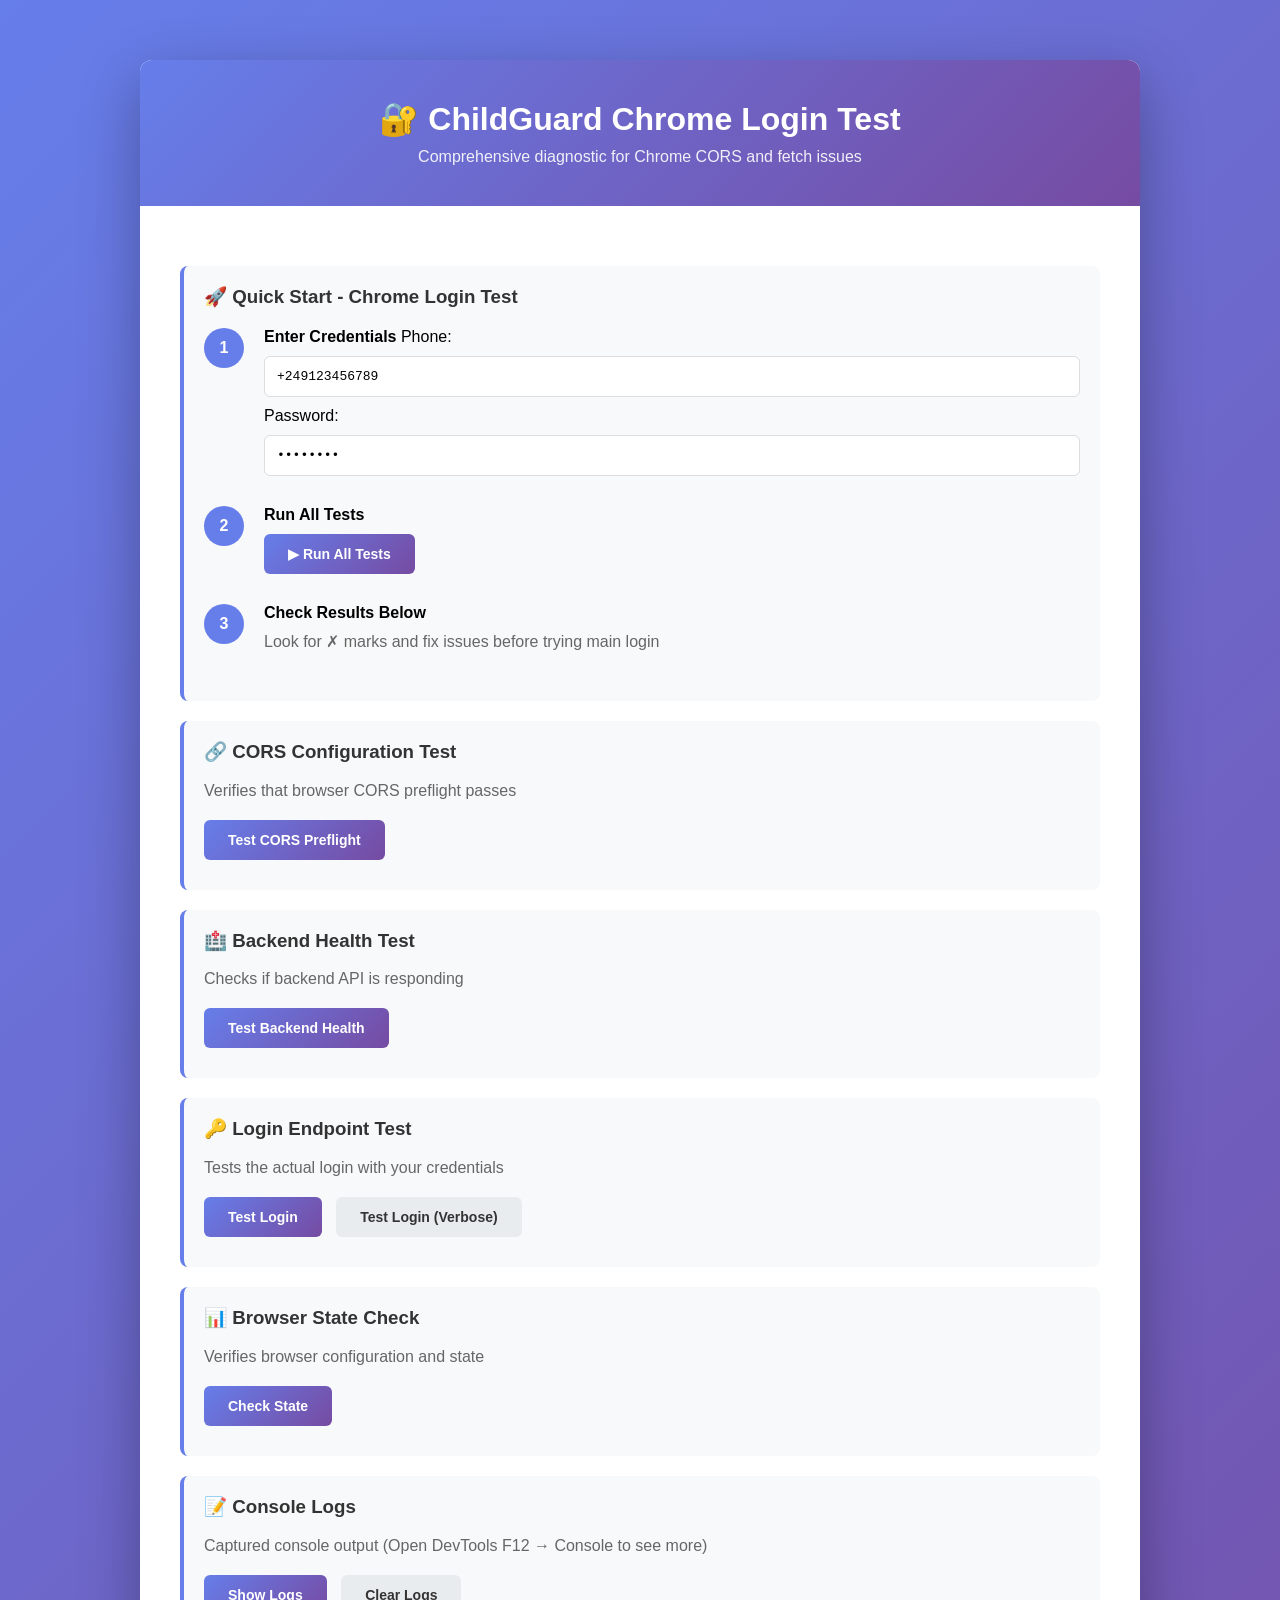
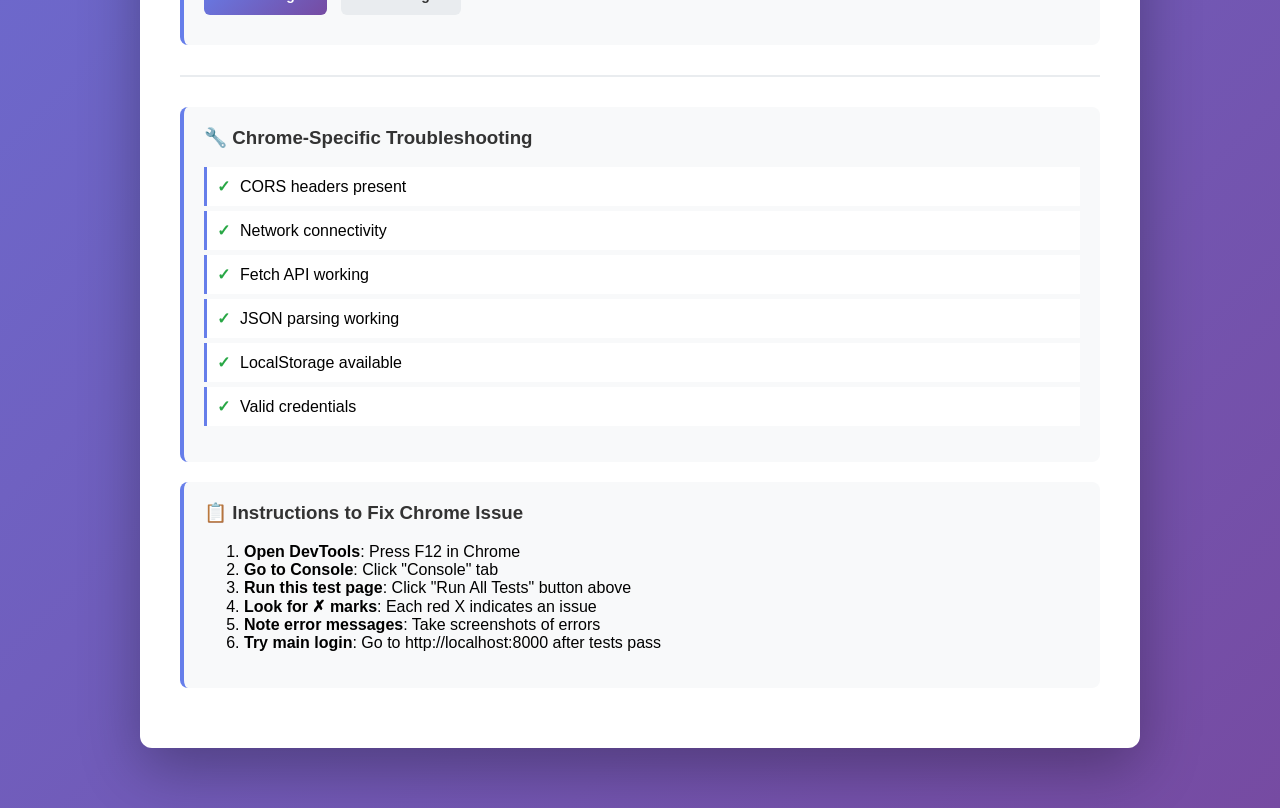
<file: frontend/chrome-test.html>
<!DOCTYPE html>
<html>
<head>
    <title>ChildGuard Chrome Login Test</title>
    <style>
        body {
            font-family: 'Segoe UI', Tahoma, Geneva, Verdana, sans-serif;
            max-width: 1000px;
            margin: 40px auto;
            padding: 20px;
            background: linear-gradient(135deg, #667eea 0%, #764ba2 100%);
            min-height: 100vh;
        }
        .container {
            background: white;
            border-radius: 12px;
            box-shadow: 0 20px 60px rgba(0,0,0,0.3);
            overflow: hidden;
        }
        .header {
            background: linear-gradient(135deg, #667eea 0%, #764ba2 100%);
            color: white;
            padding: 40px;
            text-align: center;
        }
        .header h1 { margin: 0; font-size: 32px; }
        .header p { margin: 10px 0 0 0; opacity: 0.9; }
        .content {
            padding: 40px;
        }
        .test-card {
            background: #f8f9fa;
            border-left: 4px solid #667eea;
            padding: 20px;
            margin: 20px 0;
            border-radius: 8px;
        }
        .test-card h3 { margin-top: 0; color: #333; }
        .test-card p { margin: 10px 0; color: #666; }
        input, textarea {
            width: 100%;
            padding: 12px;
            margin: 10px 0;
            border: 1px solid #ddd;
            border-radius: 6px;
            font-family: monospace;
            font-size: 13px;
            box-sizing: border-box;
        }
        input:focus, textarea:focus {
            outline: none;
            border-color: #667eea;
            box-shadow: 0 0 0 3px rgba(102, 126, 234, 0.1);
        }
        button {
            background: linear-gradient(135deg, #667eea 0%, #764ba2 100%);
            color: white;
            padding: 12px 24px;
            border: none;
            border-radius: 6px;
            cursor: pointer;
            font-size: 14px;
            font-weight: 600;
            margin: 10px 10px 10px 0;
            transition: transform 0.2s;
        }
        button:hover {
            transform: translateY(-2px);
            box-shadow: 0 10px 20px rgba(102, 126, 234, 0.3);
        }
        button:active {
            transform: translateY(0);
        }
        .button-secondary {
            background: #e9ecef;
            color: #333;
        }
        .result-box {
            margin-top: 20px;
            padding: 20px;
            border-radius: 8px;
            font-family: 'Monaco', 'Courier New', monospace;
            font-size: 13px;
            white-space: pre-wrap;
            word-break: break-all;
            max-height: 400px;
            overflow-y: auto;
        }
        .result-success {
            background: #d4edda;
            color: #155724;
            border: 1px solid #c3e6cb;
        }
        .result-error {
            background: #f8d7da;
            color: #721c24;
            border: 1px solid #f5c6cb;
        }
        .result-info {
            background: #d1ecf1;
            color: #0c5460;
            border: 1px solid #bee5eb;
        }
        .checklist {
            list-style: none;
            padding: 0;
        }
        .checklist li {
            padding: 10px;
            margin: 5px 0;
            background: white;
            border-left: 3px solid #667eea;
            display: flex;
            align-items: center;
        }
        .checklist li.pass {
            border-left-color: #28a745;
            background: #f1f9f6;
        }
        .checklist li.fail {
            border-left-color: #dc3545;
            background: #fdf6f6;
        }
        .checklist li:before {
            content: '✓';
            margin-right: 10px;
            font-weight: bold;
            color: #28a745;
        }
        .checklist li.fail:before {
            content: '✗';
            color: #dc3545;
        }
        .divider {
            margin: 30px 0;
            border-top: 2px solid #e9ecef;
        }
        .step {
            display: flex;
            margin: 20px 0;
        }
        .step-number {
            background: #667eea;
            color: white;
            width: 40px;
            height: 40px;
            border-radius: 50%;
            display: flex;
            align-items: center;
            justify-content: center;
            font-weight: bold;
            margin-right: 20px;
            flex-shrink: 0;
        }
        .step-content {
            flex: 1;
        }
        .code {
            background: #f8f9fa;
            border: 1px solid #e9ecef;
            padding: 12px;
            border-radius: 4px;
            font-family: monospace;
            font-size: 12px;
            margin: 10px 0;
            overflow-x: auto;
        }
    </style>
</head>
<body>
    <div class="container">
        <div class="header">
            <h1>🔐 ChildGuard Chrome Login Test</h1>
            <p>Comprehensive diagnostic for Chrome CORS and fetch issues</p>
        </div>

        <div class="content">
            <!-- QUICK START -->
            <div class="test-card">
                <h3>🚀 Quick Start - Chrome Login Test</h3>
                <div class="step">
                    <div class="step-number">1</div>
                    <div class="step-content">
                        <strong>Enter Credentials</strong>
                        <label>Phone:</label>
                        <input type="text" id="phone" value="+249123456789" placeholder="Phone">
                        <label>Password:</label>
                        <input type="password" id="password" value="admin123" placeholder="Password">
                    </div>
                </div>
                <div class="step">
                    <div class="step-number">2</div>
                    <div class="step-content">
                        <strong>Run All Tests</strong><br>
                        <button onclick="runAllTests()">▶ Run All Tests</button>
                    </div>
                </div>
                <div class="step">
                    <div class="step-number">3</div>
                    <div class="step-content">
                        <strong>Check Results Below</strong><br>
                        <p>Look for ✗ marks and fix issues before trying main login</p>
                    </div>
                </div>
                <div id="quickResult"></div>
            </div>

            <!-- CORS TEST -->
            <div class="test-card">
                <h3>🔗 CORS Configuration Test</h3>
                <p>Verifies that browser CORS preflight passes</p>
                <button onclick="testCORS()">Test CORS Preflight</button>
                <div id="corsResult"></div>
            </div>

            <!-- BACKEND TEST -->
            <div class="test-card">
                <h3>🏥 Backend Health Test</h3>
                <p>Checks if backend API is responding</p>
                <button onclick="testBackendHealth()">Test Backend Health</button>
                <div id="healthResult"></div>
            </div>

            <!-- LOGIN TEST -->
            <div class="test-card">
                <h3>🔑 Login Endpoint Test</h3>
                <p>Tests the actual login with your credentials</p>
                <button onclick="testLogin()">Test Login</button>
                <button class="button-secondary" onclick="testLoginVerbose()">Test Login (Verbose)</button>
                <div id="loginResult"></div>
            </div>

            <!-- BROWSER STATE -->
            <div class="test-card">
                <h3>📊 Browser State Check</h3>
                <p>Verifies browser configuration and state</p>
                <button onclick="checkBrowserState()">Check State</button>
                <div id="stateResult"></div>
            </div>

            <!-- CONSOLE LOGS -->
            <div class="test-card">
                <h3>📝 Console Logs</h3>
                <p>Captured console output (Open DevTools F12 → Console to see more)</p>
                <button onclick="showConsoleLogs()">Show Logs</button>
                <button class="button-secondary" onclick="clearConsoleLogs()">Clear Logs</button>
                <div id="logsResult"></div>
            </div>

            <div class="divider"></div>

            <!-- TROUBLESHOOTING -->
            <div class="test-card">
                <h3>🔧 Chrome-Specific Troubleshooting</h3>
                <ul class="checklist">
                    <li id="check-cors">CORS headers present</li>
                    <li id="check-network">Network connectivity</li>
                    <li id="check-fetch">Fetch API working</li>
                    <li id="check-json">JSON parsing working</li>
                    <li id="check-storage">LocalStorage available</li>
                    <li id="check-credentials">Valid credentials</li>
                </ul>
            </div>

            <!-- INSTRUCTIONS -->
            <div class="test-card">
                <h3>📋 Instructions to Fix Chrome Issue</h3>
                <ol>
                    <li><strong>Open DevTools</strong>: Press F12 in Chrome</li>
                    <li><strong>Go to Console</strong>: Click "Console" tab</li>
                    <li><strong>Run this test page</strong>: Click "Run All Tests" button above</li>
                    <li><strong>Look for ✗ marks</strong>: Each red X indicates an issue</li>
                    <li><strong>Note error messages</strong>: Take screenshots of errors</li>
                    <li><strong>Try main login</strong>: Go to http://localhost:8000 after tests pass</li>
                </ol>
            </div>
        </div>
    </div>

    <script>
        let consoleLogs = [];
        
        // Capture console
        const origLog = console.log, origError = console.error, origWarn = console.warn;
        console.log = function(...args) { 
            consoleLogs.push({ type: 'log', msg: args.join(' ') });
            origLog.apply(console, args);
        };
        console.error = function(...args) {
            consoleLogs.push({ type: 'error', msg: args.join(' ') });
            origError.apply(console, args);
        };
        console.warn = function(...args) {
            consoleLogs.push({ type: 'warn', msg: args.join(' ') });
            origWarn.apply(console, args);
        };

        async function runAllTests() {
            const resultDiv = document.getElementById('quickResult');
            resultDiv.innerHTML = '<div class="result-box result-info">Running all tests...</div>';
            
            let results = [];
            
            // Test 1: CORS
            results.push(await testCORSAsync());
            
            // Test 2: Health
            results.push(await testHealthAsync());
            
            // Test 3: Login
            const phone = document.getElementById('phone').value;
            const password = document.getElementById('password').value;
            results.push(await testLoginAsync(phone, password));
            
            // Test 4: Browser State
            results.push(testBrowserStateCheck());
            
            // Display results
            let html = '<div class="result-box result-info">';
            html += '---------------------------------------\n';
            html += '   ALL TESTS COMPLETED\n';
            html += '----------------------------------------\n\n';
            
            let passCount = 0, failCount = 0;
            results.forEach((r, i) => {
                const status = r.pass ? '✓ PASS' : '✗ FAIL';
                const color = r.pass ? '✓' : '✗';
                html += `${color} ${r.name}: ${status}\n`;
                if (r.message) html += `  → ${r.message}\n`;
                if (r.pass) passCount++; else failCount++;
            });
            
            html += '\n───────────────────────────────────────\n';
            html += `Results: ${passCount} passed, ${failCount} failed\n`;
            
            if (failCount === 0) {
                html += '\n✓ ALL TESTS PASSED! Try logging in at http://localhost:8000\n';
                resultDiv.className = 'result-box result-success';
            } else {
                html += `\n✗ ${failCount} test(s) failed. See details below.\n`;
                resultDiv.className = 'result-box result-error';
            }
            
            html += '-----------------------------------------</div>';
            resultDiv.innerHTML = html;
        }

        async function testCORSAsync() {
            try {
                const response = await fetch('http://localhost:5000/api/login', {
                    method: 'OPTIONS',
                    headers: {
                        'Origin': 'http://localhost:8000',
                        'Access-Control-Request-Method': 'POST',
                        'Access-Control-Request-Headers': 'content-type'
                    }
                });
                
                const corsOrigin = response.headers.get('access-control-allow-origin');
                const corsMethods = response.headers.get('access-control-allow-methods');
                
                if (corsOrigin && corsMethods) {
                    return {
                        pass: true,
                        name: 'CORS Configuration',
                        message: `Origin: ${corsOrigin}, Methods: ${corsMethods}`
                    };
                } else {
                    return {
                        pass: false,
                        name: 'CORS Configuration',
                        message: 'Missing CORS headers'
                    };
                }
            } catch (error) {
                return {
                    pass: false,
                    name: 'CORS Configuration',
                    message: error.message
                };
            }
        }

        async function testHealthAsync() {
            try {
                const response = await fetch('http://localhost:5000/health');
                const data = await response.json();
                
                if (response.ok && data.status === 'healthy') {
                    return {
                        pass: true,
                        name: 'Backend Health',
                        message: `Database: ${data.database}`
                    };
                } else {
                    return {
                        pass: false,
                        name: 'Backend Health',
                        message: JSON.stringify(data)
                    };
                }
            } catch (error) {
                return {
                    pass: false,
                    name: 'Backend Health',
                    message: error.message
                };
            }
        }

        async function testLoginAsync(phone, password) {
            try {
                const response = await fetch('http://localhost:5000/api/login', {
                    method: 'POST',
                    headers: { 'Content-Type': 'application/json' },
                    body: JSON.stringify({ phone, password }),
                    credentials: 'omit'
                });
                
                const data = await response.json();
                
                if (response.ok && data.access_token) {
                    return {
                        pass: true,
                        name: 'Login Endpoint',
                        message: `Token received (${data.access_token.substring(0, 20)}...)`
                    };
                } else {
                    return {
                        pass: false,
                        name: 'Login Endpoint',
                        message: data.error || 'Login failed'
                    };
                }
            } catch (error) {
                return {
                    pass: false,
                    name: 'Login Endpoint',
                    message: error.message
                };
            }
        }

        function testBrowserStateCheck() {
            const checks = {
                'localStorage': typeof localStorage !== 'undefined',
                'fetch': typeof fetch === 'function',
                'JSON': typeof JSON !== 'undefined'
            };
            
            const allPass = Object.values(checks).every(v => v);
            
            return {
                pass: allPass,
                name: 'Browser State',
                message: JSON.stringify(checks)
            };
        }

        async function testCORS() {
            const resultDiv = document.getElementById('corsResult');
            resultDiv.innerHTML = '<div class="result-box result-info">Testing CORS...</div>';
            
            try {
                const response = await fetch('http://localhost:5000/api/login', {
                    method: 'OPTIONS',
                    headers: {
                        'Origin': 'http://localhost:8000',
                        'Access-Control-Request-Method': 'POST'
                    }
                });
                
                const headers = {
                    'access-control-allow-origin': response.headers.get('access-control-allow-origin'),
                    'access-control-allow-methods': response.headers.get('access-control-allow-methods'),
                    'access-control-allow-headers': response.headers.get('access-control-allow-headers')
                };
                
                resultDiv.innerHTML = `<div class="result-box result-success">✓ CORS OK\n${JSON.stringify(headers, null, 2)}</div>`;
            } catch (error) {
                resultDiv.innerHTML = `<div class="result-box result-error">✗ CORS Error\n${error.message}</div>`;
            }
        }

        async function testBackendHealth() {
            const resultDiv = document.getElementById('healthResult');
            resultDiv.innerHTML = '<div class="result-box result-info">Testing backend...</div>';
            
            try {
                const response = await fetch('http://localhost:5000/health');
                const data = await response.json();
                resultDiv.innerHTML = `<div class="result-box result-success">✓ Backend OK\n${JSON.stringify(data, null, 2)}</div>`;
            } catch (error) {
                resultDiv.innerHTML = `<div class="result-box result-error">✗ Backend Error\n${error.message}</div>`;
            }
        }

        async function testLogin() {
            const resultDiv = document.getElementById('loginResult');
            const phone = document.getElementById('phone').value;
            const password = document.getElementById('password').value;
            resultDiv.innerHTML = '<div class="result-box result-info">Testing login...</div>';
            
            try {
                const response = await fetch('http://localhost:5000/api/login', {
                    method: 'POST',
                    headers: { 'Content-Type': 'application/json' },
                    body: JSON.stringify({ phone, password }),
                    credentials: 'omit'
                });
                
                const data = await response.json();
                
                if (response.ok) {
                    resultDiv.innerHTML = `<div class="result-box result-success">✓ Login Success\n\nToken (first 50 chars):\n${data.access_token.substring(0, 50)}...\n\nUser:\n${JSON.stringify(data.user, null, 2)}</div>`;
                } else {
                    resultDiv.innerHTML = `<div class="result-box result-error">✗ Login Failed\n${JSON.stringify(data, null, 2)}</div>`;
                }
            } catch (error) {
                resultDiv.innerHTML = `<div class="result-box result-error">✗ Login Error\n${error.message}\n\nStack:\n${error.stack}</div>`;
            }
        }

        async function testLoginVerbose() {
            const resultDiv = document.getElementById('loginResult');
            const phone = document.getElementById('phone').value;
            const password = document.getElementById('password').value;
            resultDiv.innerHTML = '<div class="result-box result-info">Testing login (verbose)...</div>';
            
            try {
                console.log('📡 Starting verbose login test');
                console.log('Phone:', phone);
                console.log('Password:', password.length + ' characters');
                
                const body = JSON.stringify({ phone, password });
                console.log('Request body:', body);
                
                const response = await fetch('http://localhost:5000/api/login', {
                    method: 'POST',
                    headers: { 'Content-Type': 'application/json' },
                    body: body,
                    credentials: 'omit'
                });
                
                console.log('Response status:', response.status);
                console.log('Response ok:', response.ok);
                console.log('Response headers:', {
                    'content-type': response.headers.get('content-type'),
                    'access-control-allow-origin': response.headers.get('access-control-allow-origin')
                });
                
                const data = await response.json();
                console.log('Response data:', data);
                
                if (response.ok) {
                    resultDiv.innerHTML = `<div class="result-box result-success">✓ SUCCESS\n${JSON.stringify(data, null, 2)}</div>`;
                } else {
                    resultDiv.innerHTML = `<div class="result-box result-error">✗ FAILED\n${JSON.stringify(data, null, 2)}</div>`;
                }
            } catch (error) {
                console.error('Login test error:', error);
                resultDiv.innerHTML = `<div class="result-box result-error">✗ ERROR\n${error.message}\n\nStack:\n${error.stack}</div>`;
            }
        }

        function checkBrowserState() {
            const resultDiv = document.getElementById('stateResult');
            
            const state = {
                'Browser': navigator.userAgent,
                'Platform': navigator.platform,
                'Language': navigator.language,
                'Online': navigator.onLine,
                'localStorage': typeof localStorage,
                'fetch': typeof fetch,
                'Cookies': navigator.cookieEnabled,
                'origin': window.location.origin
            };
            
            resultDiv.innerHTML = `<div class="result-box result-info">${JSON.stringify(state, null, 2)}</div>`;
        }

        function showConsoleLogs() {
            const resultDiv = document.getElementById('logsResult');
            
            if (consoleLogs.length === 0) {
                resultDiv.innerHTML = '<div class="result-box result-info">No logs yet</div>';
                return;
            }
            
            let html = '<div class="result-box result-info">';
            consoleLogs.slice(-20).forEach(log => {
                const icon = log.type === 'error' ? '✗' : log.type === 'warn' ? '⚠' : 'ℹ';
                html += `${icon} [${log.type.toUpperCase()}] ${log.msg}\n`;
            });
            html += '</div>';
            resultDiv.innerHTML = html;
        }

        function clearConsoleLogs() {
            consoleLogs = [];
            document.getElementById('logsResult').innerHTML = '<div class="result-box result-info">Logs cleared</div>';
        }

        // Update checklist on page load
        window.addEventListener('load', () => {
            console.log('Test page loaded');
        });
    </script>
</body>
</html>
</file>
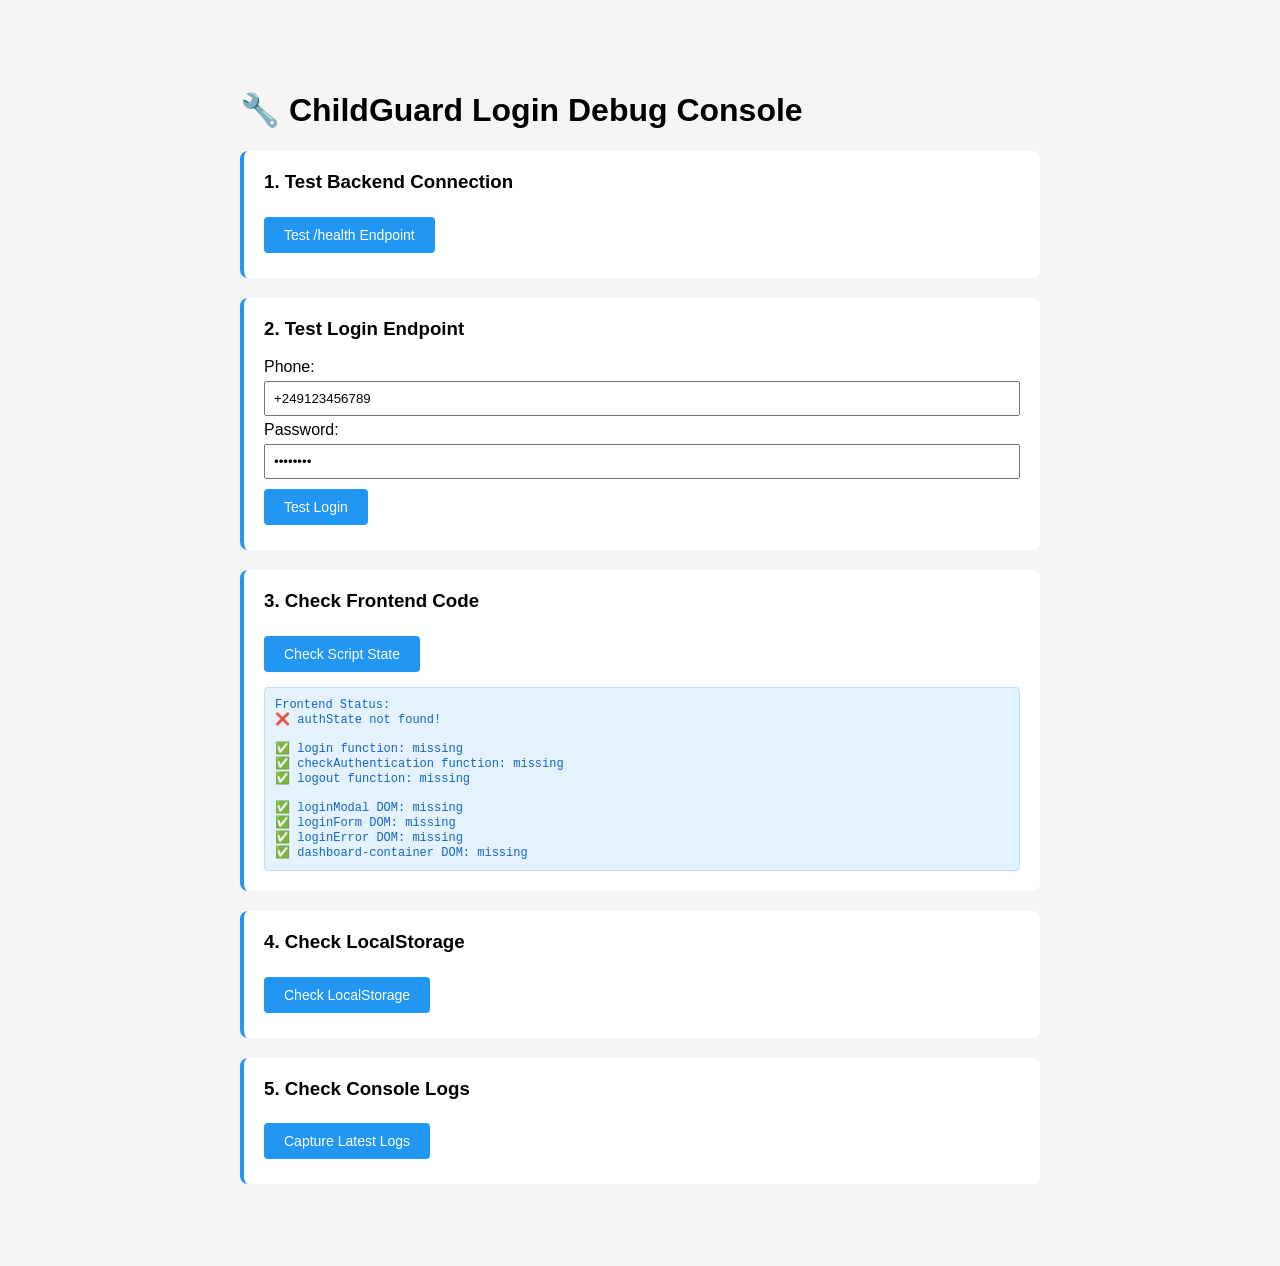
<file: frontend/debug.html>
<!DOCTYPE html>
<html>
<head>
    <title>ChildGuard Login Debug</title>
    <style>
        body {
            font-family: Arial, sans-serif;
            max-width: 800px;
            margin: 50px auto;
            padding: 20px;
            background: #f5f5f5;
        }
        .test-section {
            background: white;
            padding: 20px;
            margin: 20px 0;
            border-radius: 8px;
            border-left: 4px solid #2196F3;
        }
        .test-section h3 {
            margin-top: 0;
        }
        input {
            padding: 8px;
            margin: 5px 0;
            width: 100%;
            box-sizing: border-box;
        }
        button {
            padding: 10px 20px;
            background: #2196F3;
            color: white;
            border: none;
            border-radius: 4px;
            cursor: pointer;
            font-size: 14px;
            margin: 5px 5px 5px 0;
        }
        button:hover {
            background: #1976D2;
        }
        .result {
            margin-top: 10px;
            padding: 10px;
            border-radius: 4px;
            font-family: monospace;
            font-size: 12px;
            white-space: pre-wrap;
            word-break: break-all;
        }
        .success { background: #e8f5e9; color: #2e7d32; border: 1px solid #c8e6c9; }
        .error { background: #ffebee; color: #c62828; border: 1px solid #ffcdd2; }
        .info { background: #e3f2fd; color: #1565c0; border: 1px solid #bbdefb; }
    </style>
</head>
<body>
    <h1>🔧 ChildGuard Login Debug Console</h1>
    
    <div class="test-section">
        <h3>1. Test Backend Connection</h3>
        <button onclick="testBackendHealth()">Test /health Endpoint</button>
        <div id="healthResult"></div>
    </div>

    <div class="test-section">
        <h3>2. Test Login Endpoint</h3>
        <label>Phone:</label>
        <input type="text" id="testPhone" value="+249123456789" placeholder="Phone number">
        <label>Password:</label>
        <input type="password" id="testPassword" value="admin123" placeholder="Password">
        <button onclick="testLoginEndpoint()">Test Login</button>
        <div id="loginResult"></div>
    </div>

    <div class="test-section">
        <h3>3. Check Frontend Code</h3>
        <button onclick="checkFrontendCode()">Check Script State</button>
        <div id="codeResult"></div>
    </div>

    <div class="test-section">
        <h3>4. Check LocalStorage</h3>
        <button onclick="checkLocalStorage()">Check LocalStorage</button>
        <div id="storageResult"></div>
    </div>

    <div class="test-section">
        <h3>5. Check Console Logs</h3>
        <button onclick="captureConsoleLogs()">Capture Latest Logs</button>
        <div id="logsResult"></div>
    </div>

    <script>
        let capturedLogs = [];

        // Override console methods to capture logs
        const originalLog = console.log;
        const originalError = console.error;
        const originalWarn = console.warn;

        console.log = function(...args) {
            capturedLogs.push({ type: 'log', message: args.join(' ') });
            originalLog.apply(console, args);
        };

        console.error = function(...args) {
            capturedLogs.push({ type: 'error', message: args.join(' ') });
            originalError.apply(console, args);
        };

        console.warn = function(...args) {
            capturedLogs.push({ type: 'warn', message: args.join(' ') });
            originalWarn.apply(console, args);
        };

        async function testBackendHealth() {
            const resultDiv = document.getElementById('healthResult');
            resultDiv.innerHTML = '<div class="result info">Testing backend health...</div>';
            
            try {
                const response = await fetch('http://localhost:5000/health');
                const data = await response.json();
                
                if (response.ok) {
                    resultDiv.innerHTML = `<div class="result success">✅ Backend is healthy!\n${JSON.stringify(data, null, 2)}</div>`;
                } else {
                    resultDiv.innerHTML = `<div class="result error">❌ Backend returned error (${response.status})\n${JSON.stringify(data, null, 2)}</div>`;
                }
            } catch (error) {
                resultDiv.innerHTML = `<div class="result error">❌ Failed to reach backend: ${error.message}</div>`;
            }
        }

        async function testLoginEndpoint() {
            const resultDiv = document.getElementById('loginResult');
            const phone = document.getElementById('testPhone').value;
            const password = document.getElementById('testPassword').value;
            
            resultDiv.innerHTML = '<div class="result info">Testing login with phone: ' + phone + '</div>';
            
            try {
                const response = await fetch('http://localhost:5000/api/login', {
                    method: 'POST',
                    headers: { 'Content-Type': 'application/json' },
                    body: JSON.stringify({ phone, password })
                });
                
                const data = await response.json();
                
                if (response.ok) {
                    resultDiv.innerHTML = `<div class="result success">✅ Login successful!\n\nToken (first 50 chars): ${data.access_token.substring(0, 50)}...\n\nUser: ${JSON.stringify(data.user, null, 2)}</div>`;
                } else {
                    resultDiv.innerHTML = `<div class="result error">❌ Login failed (${response.status}):\n${JSON.stringify(data, null, 2)}</div>`;
                }
            } catch (error) {
                resultDiv.innerHTML = `<div class="result error">❌ Request failed: ${error.message}\n\nCheck browser console for more details.</div>`;
            }
        }

        function checkFrontendCode() {
            const resultDiv = document.getElementById('codeResult');
            let html = '<div class="result info">Frontend Status:\n';
            
            // Check if authState exists
            if (typeof authState !== 'undefined') {
                html += `✅ authState exists\n`;
                html += `   - isAuthenticated: ${authState.isAuthenticated}\n`;
                html += `   - token: ${authState.token ? authState.token.substring(0, 20) + '...' : 'null'}\n`;
                html += `   - user: ${authState.user ? 'exists' : 'null'}\n`;
                html += `   - apiBase: ${authState.apiBase}\n`;
            } else {
                html += `❌ authState not found!\n`;
            }
            
            // Check if functions exist
            html += `\n✅ login function: ${typeof login === 'function' ? 'exists' : 'missing'}\n`;
            html += `✅ checkAuthentication function: ${typeof checkAuthentication === 'function' ? 'exists' : 'missing'}\n`;
            html += `✅ logout function: ${typeof logout === 'function' ? 'exists' : 'missing'}\n`;
            
            // Check DOM elements
            html += `\n✅ loginModal DOM: ${document.getElementById('loginModal') ? 'exists' : 'missing'}\n`;
            html += `✅ loginForm DOM: ${document.getElementById('loginForm') ? 'exists' : 'missing'}\n`;
            html += `✅ loginError DOM: ${document.getElementById('loginError') ? 'exists' : 'missing'}\n`;
            html += `✅ dashboard-container DOM: ${document.querySelector('.dashboard-container') ? 'exists' : 'missing'}\n`;
            
            // Modal visibility
            const modal = document.getElementById('loginModal');
            if (modal) {
                html += `\n📍 Modal display style: ${modal.style.display}\n`;
                html += `📍 Modal computed display: ${window.getComputedStyle(modal).display}\n`;
            }
            
            html += '</div>';
            resultDiv.innerHTML = html;
        }

        function checkLocalStorage() {
            const resultDiv = document.getElementById('storageResult');
            let html = '<div class="result info">LocalStorage Status:\n';
            
            const token = localStorage.getItem('auth_token');
            const user = localStorage.getItem('user_data');
            
            html += `Token stored: ${token ? 'YES (' + token.substring(0, 20) + '...)' : 'NO'}\n`;
            html += `User stored: ${user ? 'YES' : 'NO'}\n`;
            
            if (user) {
                try {
                    const userData = JSON.parse(user);
                    html += `User data: ${JSON.stringify(userData, null, 2)}\n`;
                } catch (e) {
                    html += `❌ User data is corrupted JSON\n`;
                }
            }
            
            html += '\nAll localStorage keys:\n';
            for (let i = 0; i < localStorage.length; i++) {
                const key = localStorage.key(i);
                const value = localStorage.getItem(key);
                html += `  ${key}: ${value.substring(0, 50)}${value.length > 50 ? '...' : ''}\n`;
            }
            
            html += '</div>';
            resultDiv.innerHTML = html;
        }

        function captureConsoleLogs() {
            const resultDiv = document.getElementById('logsResult');
            
            if (capturedLogs.length === 0) {
                resultDiv.innerHTML = '<div class="result info">No logs captured yet. Try interacting with the page.</div>';
                return;
            }
            
            let html = '<div class="result info">Recent Console Logs (last 20):\n\n';
            const recent = capturedLogs.slice(-20);
            recent.forEach(log => {
                const emoji = log.type === 'error' ? '❌' : log.type === 'warn' ? '⚠️' : 'ℹ️';
                html += `${emoji} [${log.type.toUpperCase()}] ${log.message}\n`;
            });
            html += '</div>';
            resultDiv.innerHTML = html;
        }

        // Initial checks
        window.addEventListener('load', () => {
            console.log('Debug page loaded');
            checkFrontendCode();
        });
    </script>
</body>
</html>
</file>
